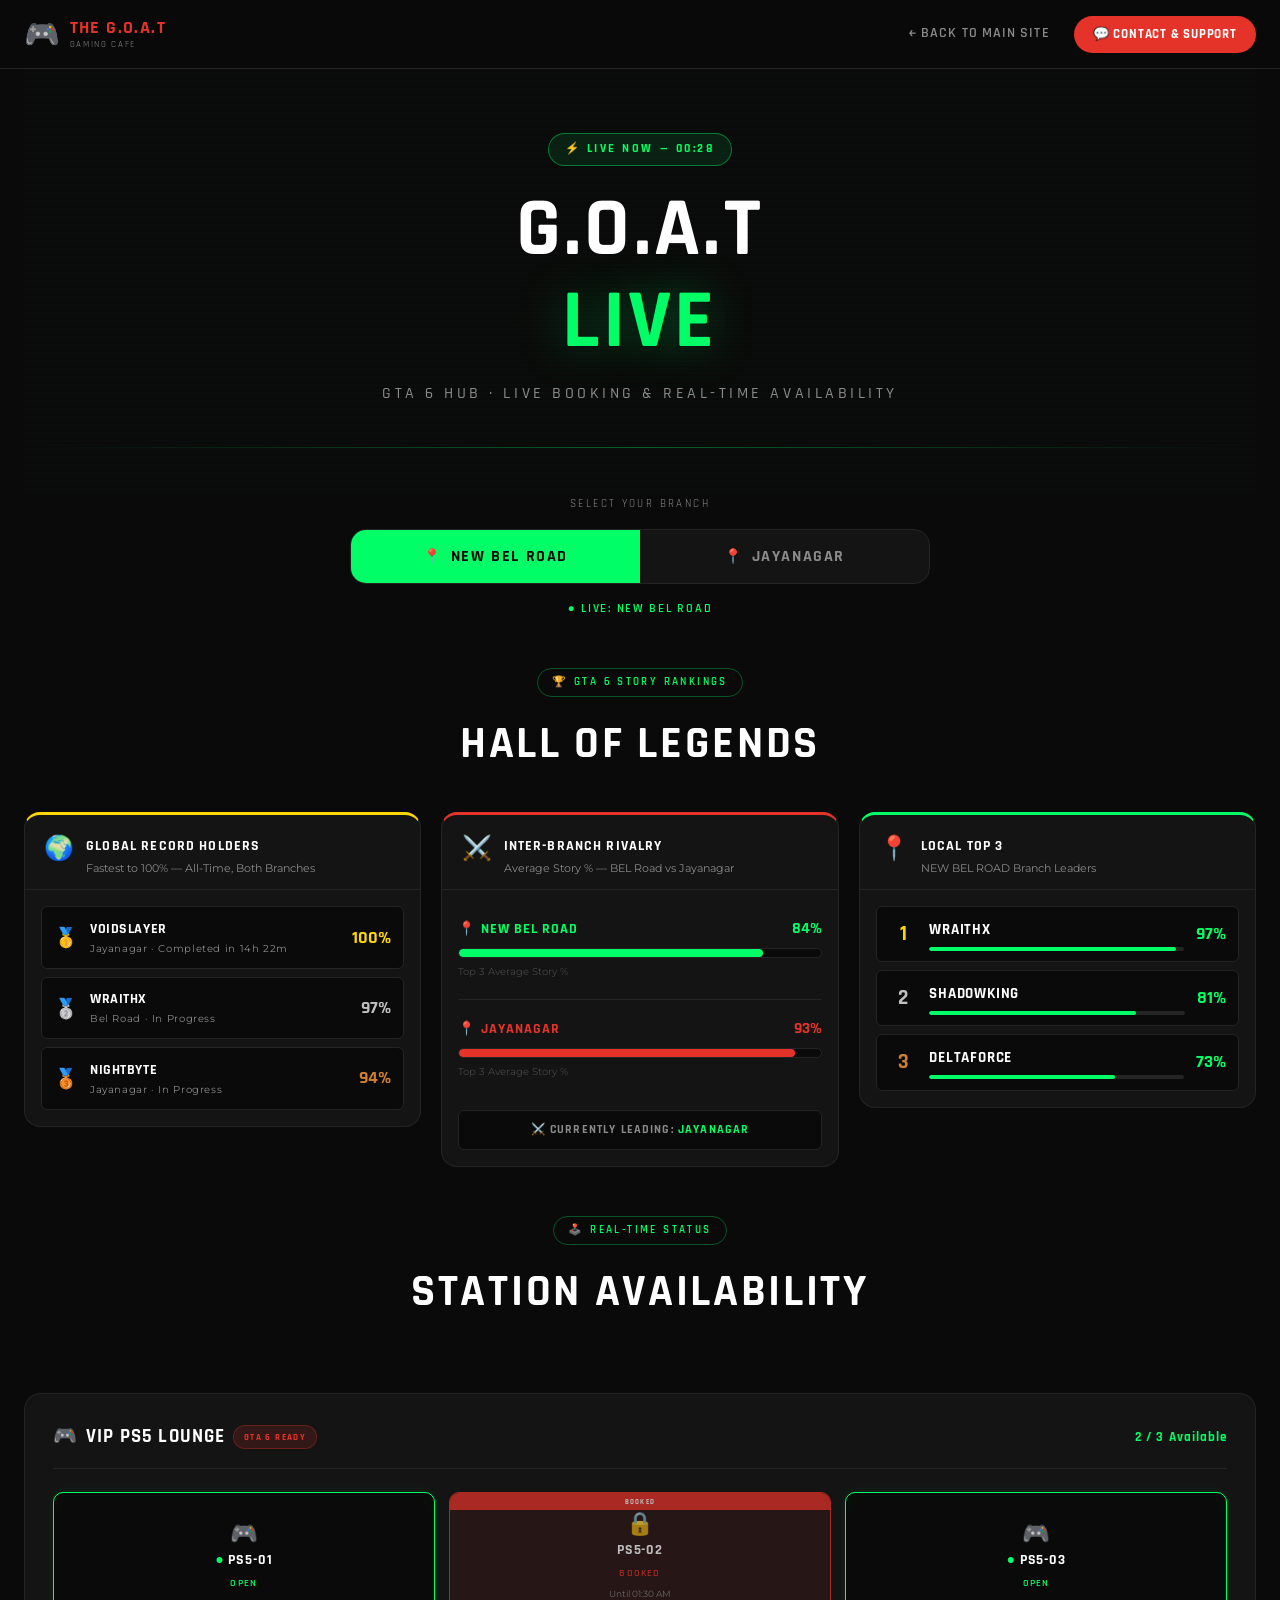
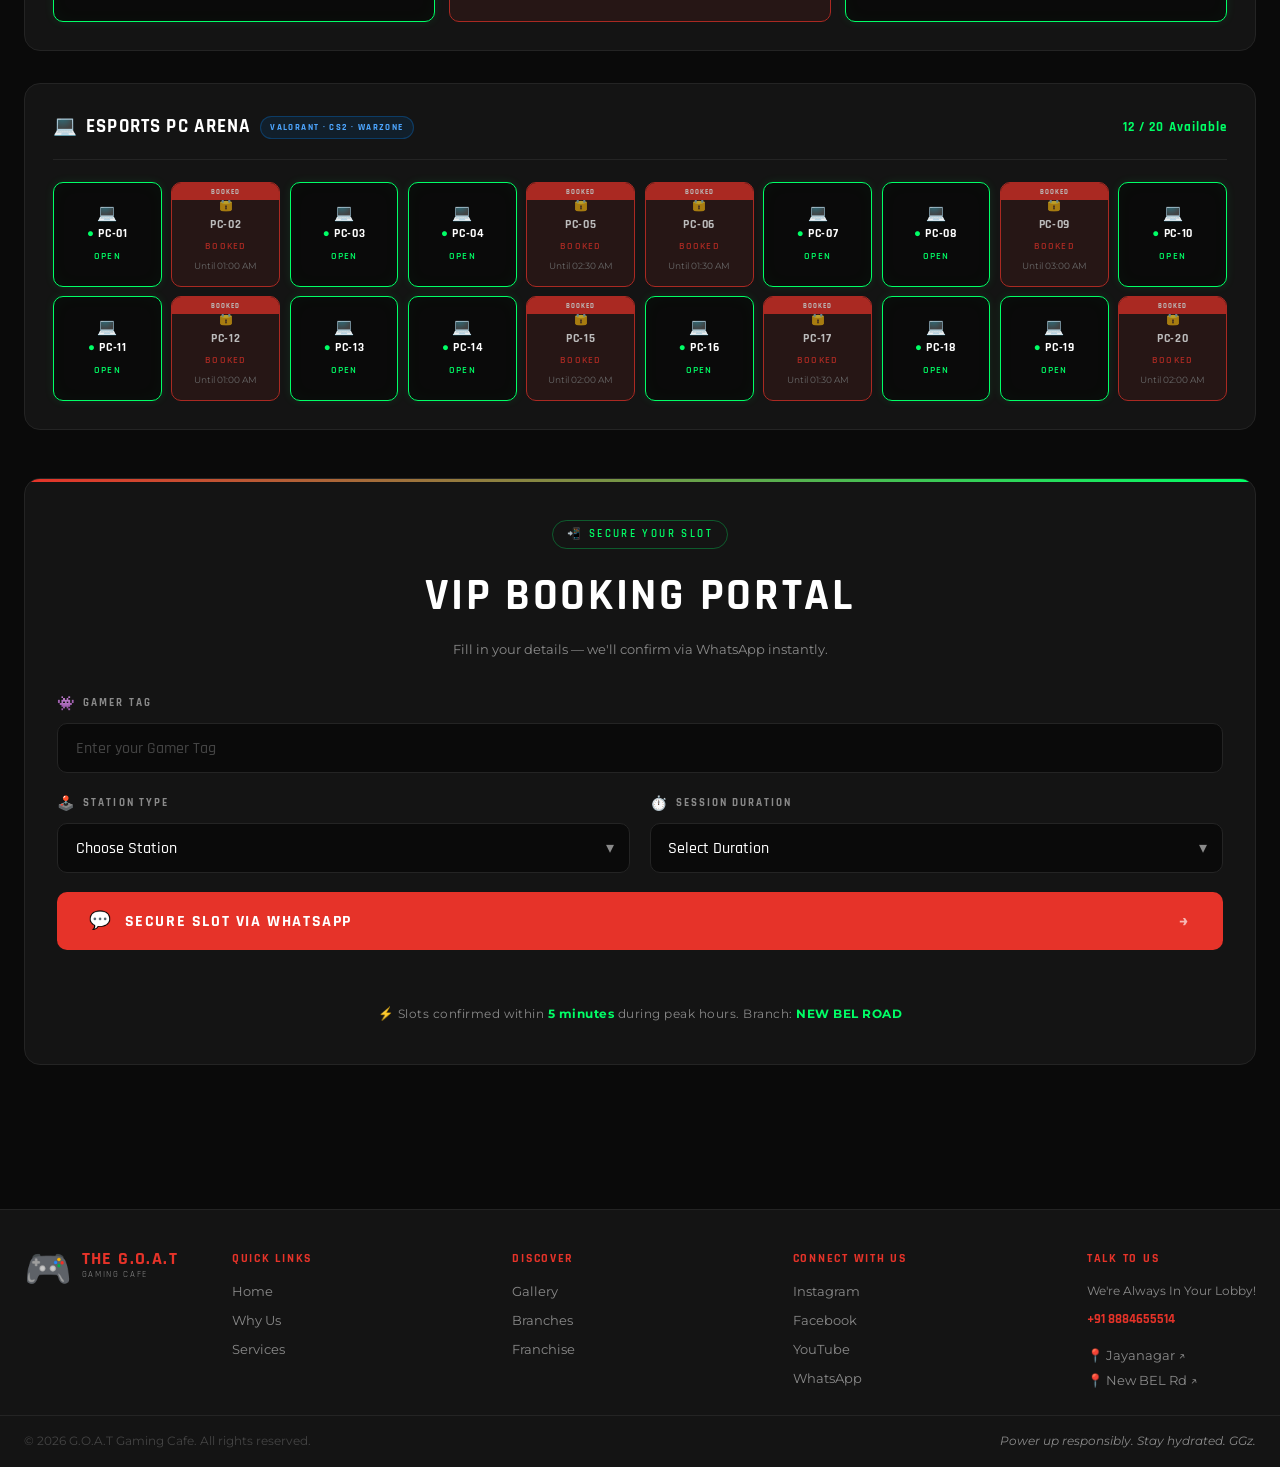
<file: index.html>
<!DOCTYPE html>
<html lang="en">
<head>
  <meta charset="UTF-8" />
  <meta name="viewport" content="width=device-width, initial-scale=1.0" />
  <title>G.O.A.T LIVE: GTA 6 HUB — Live Booking & Availability</title>
  <link rel="preconnect" href="https://fonts.googleapis.com" />
  <link rel="preconnect" href="https://fonts.gstatic.com" crossorigin />
  <link href="https://fonts.googleapis.com/css2?family=Rajdhani:wght@400;500;600;700&family=Montserrat:wght@400;600;700;800;900&display=swap" rel="stylesheet" />
  <link rel="stylesheet" href="style.css" />
</head>
<body>

  <!-- ═══════════════ HEADER ═══════════════ -->
  <header class="goat-header">
    <div class="goat-header__inner">
      <a href="https://goatgamingcafe.in" class="goat-logo" aria-label="G.O.A.T Gaming Cafe Home">
        <span class="goat-logo__icon">🎮</span>
        <div class="goat-logo__text">
          <span class="goat-logo__brand">THE G.O.A.T</span>
          <span class="goat-logo__sub">GAMING CAFE</span>
        </div>
      </a>
      <nav class="goat-nav">
        <a href="https://goatgamingcafe.in" class="goat-nav__link">← Back to Main Site</a>
        <a href="https://wa.me/918884655514" target="_blank" rel="noopener noreferrer" class="goat-nav__cta">
          💬 Contact &amp; Support
        </a>
      </nav>
      <button class="goat-nav__burger" id="navBurger" aria-label="Open Menu">&#9776;</button>
    </div>
  </header>

  <!-- ═══════════════ MAIN DASHBOARD ═══════════════ -->
  <main class="goat-dashboard-container" id="publicContainer">

    <!-- ── HERO ── -->
    <section class="goat-hero">
      <div class="goat-hero__badge" id="liveBadge">⚡ LIVE NOW</div>
      <h1 class="goat-hero__title">
        G.O.A.T <span class="accent">LIVE</span>
      </h1>
      <p class="goat-hero__subtitle">GTA 6 HUB · LIVE BOOKING &amp; REAL-TIME AVAILABILITY</p>
      <div class="goat-hero__scan-line"></div>
    </section>

    <!-- ── BRANCH TOGGLE ── -->
    <section class="goat-section goat-branch-section">
      <div class="branch-toggle-wrapper">
        <span class="branch-toggle__label">SELECT YOUR BRANCH</span>
        <div class="branch-toggle" role="group" aria-label="Branch selector">
          <button class="branch-btn active" data-branch="belroad" aria-pressed="true">
            <span class="branch-btn__icon">📍</span>NEW BEL ROAD
          </button>
          <button class="branch-btn" data-branch="jayanagar" aria-pressed="false">
            <span class="branch-btn__icon">📍</span>JAYANAGAR
          </button>
        </div>
        <div class="branch-toggle__indicator">
          <span id="branchLiveLabel">● LIVE: NEW BEL ROAD</span>
        </div>
      </div>
    </section>

    <!-- ══════════════════════════════════════
         LEADERBOARD ZONE
    ══════════════════════════════════════ -->
    <section class="goat-section goat-leaderboard-zone">
      <div class="section-header">
        <div class="section-header__tag">🏆 GTA 6 STORY RANKINGS</div>
        <h2 class="section-header__title">HALL OF LEGENDS</h2>
      </div>

      <div class="leaderboard-triptych">

        <!-- A: GLOBAL RECORD HOLDERS -->
        <div class="lb-panel lb-panel--global">
          <div class="lb-panel__header">
            <span class="lb-panel__icon">🌍</span>
            <div>
              <h3 class="lb-panel__title">GLOBAL RECORD HOLDERS</h3>
              <p class="lb-panel__sub">Fastest to 100% — All-Time, Both Branches</p>
            </div>
          </div>
          <div class="lb-panel__body" id="globalRecordsList">
            <!-- Rendered by JS -->
          </div>
        </div>

        <!-- B: INTER-BRANCH RIVALRY -->
        <div class="lb-panel lb-panel--rivalry">
          <div class="lb-panel__header">
            <span class="lb-panel__icon">⚔️</span>
            <div>
              <h3 class="lb-panel__title">INTER-BRANCH RIVALRY</h3>
              <p class="lb-panel__sub">Average Story % — BEL Road vs Jayanagar</p>
            </div>
          </div>
          <div class="lb-panel__body" id="rivalryBars">
            <!-- Rendered by JS -->
          </div>
        </div>

        <!-- C: LOCAL BRANCH TOP 3 -->
        <div class="lb-panel lb-panel--local">
          <div class="lb-panel__header">
            <span class="lb-panel__icon">📍</span>
            <div>
              <h3 class="lb-panel__title">LOCAL TOP 3</h3>
              <p class="lb-panel__sub" id="localLbSub">NEW BEL ROAD Branch Leaders</p>
            </div>
          </div>
          <div class="lb-panel__body" id="localLeaderboard">
            <!-- Rendered by JS -->
          </div>
        </div>

      </div><!-- /.leaderboard-triptych -->
    </section>

    <!-- ── AVAILABILITY GRID ── -->
    <section class="goat-section goat-availability-section">
      <div class="section-header">
        <div class="section-header__tag">🕹️ REAL-TIME STATUS</div>
        <h2 class="section-header__title">STATION AVAILABILITY</h2>
      </div>

      <!-- Section A: PS5 (3 blocks) -->
      <div class="availability-block">
        <div class="availability-block__header">
          <h3 class="availability-block__title">
            <span>🎮</span>
            VIP PS5 LOUNGE
            <span class="availability-block__tag gta-tag">GTA 6 READY</span>
          </h3>
          <div class="availability-block__count" id="ps5AvailCount">— Available</div>
        </div>
        <div class="station-grid station-grid--ps5" id="ps5Grid"></div>
      </div>

      <!-- Section B: PC (20 blocks) -->
      <div class="availability-block">
        <div class="availability-block__header">
          <h3 class="availability-block__title">
            <span>💻</span>
            ESPORTS PC ARENA
            <span class="availability-block__tag pc-tag">Valorant · CS2 · Warzone</span>
          </h3>
          <div class="availability-block__count" id="pcAvailCount">— Available</div>
        </div>
        <div class="station-grid station-grid--pc" id="pcGrid"></div>
      </div>
    </section>

    <!-- ── VIP BOOKING FORM ── -->
    <section class="goat-section goat-booking-section">
      <div class="section-header">
        <div class="section-header__tag">📲 SECURE YOUR SLOT</div>
        <h2 class="section-header__title">VIP BOOKING PORTAL</h2>
        <p class="section-header__sub">Fill in your details — we'll confirm via WhatsApp instantly.</p>
      </div>

      <form class="booking-form" id="bookingForm" novalidate>
        <div class="form-grid">

          <div class="form-group form-group--full">
            <label class="form-label" for="gamerTag">
              <span class="form-label__icon">👾</span> GAMER TAG
            </label>
            <input class="form-input" type="text" id="gamerTag" name="gamerTag"
              placeholder="Enter your Gamer Tag" autocomplete="off" required />
          </div>

          <div class="form-group">
            <label class="form-label" for="stationType">
              <span class="form-label__icon">🕹️</span> STATION TYPE
            </label>
            <div class="select-wrapper">
              <select class="form-select" id="stationType" name="stationType" required>
                <option value="" disabled selected>Choose Station</option>
                <option value="PS5 VIP Lounge">PS5 VIP Lounge (GTA 6 Ready)</option>
                <option value="PC Esports Arena">PC Esports Arena</option>
              </select>
              <span class="select-arrow">▾</span>
            </div>
          </div>

          <div class="form-group">
            <label class="form-label" for="duration">
              <span class="form-label__icon">⏱️</span> SESSION DURATION
            </label>
            <div class="select-wrapper">
              <select class="form-select" id="duration" name="duration" required>
                <option value="" disabled selected>Select Duration</option>
                <option value="2 Hours">2 Hours</option>
                <option value="4 Hours">4 Hours</option>
                <option value="6 Hour Marathon">6 Hour Marathon 🔥</option>
              </select>
              <span class="select-arrow">▾</span>
            </div>
          </div>

          <div class="form-group form-group--full">
            <button class="form-submit" type="submit">
              <span class="form-submit__icon">💬</span>
              SECURE SLOT VIA WHATSAPP
              <span class="form-submit__arrow">→</span>
            </button>
          </div>

        </div>
        <div class="form-error" id="formError" role="alert" aria-live="polite"></div>
      </form>

      <p class="booking-note">
        ⚡ Slots confirmed within <strong>5 minutes</strong> during peak hours.
        Branch: <strong id="bookingBranchLabel">NEW BEL ROAD</strong>
      </p>
    </section>

  </main>

  <!-- ═══════════════ FOOTER ═══════════════ -->
  <footer class="goat-footer">
    <div class="goat-footer__inner">
      <div class="goat-footer__logo">
        <span class="goat-logo__icon large">🎮</span>
        <div class="goat-logo__text">
          <span class="goat-logo__brand">THE G.O.A.T</span>
          <span class="goat-logo__sub">GAMING CAFE</span>
        </div>
      </div>
      <div class="goat-footer__cols">
        <div class="goat-footer__col">
          <h4>Quick Links</h4>
          <a href="https://goatgamingcafe.in">Home</a>
          <a href="https://goatgamingcafe.in/#about">Why Us</a>
          <a href="https://goatgamingcafe.in/#services">Services</a>
        </div>
        <div class="goat-footer__col">
          <h4>Discover</h4>
          <a href="https://goatgamingcafe.in/#gallery">Gallery</a>
          <a href="https://goatgamingcafe.in/#branches">Branches</a>
          <a href="https://goatgamingcafe.in/#franchise">Franchise</a>
        </div>
        <div class="goat-footer__col">
          <h4>Connect With Us</h4>
          <a href="#">Instagram</a>
          <a href="#">Facebook</a>
          <a href="#">YouTube</a>
          <a href="https://wa.me/918884655514" target="_blank" rel="noopener">WhatsApp</a>
        </div>
        <div class="goat-footer__col goat-footer__contact">
          <h4>Talk To Us</h4>
          <p>We're Always In Your Lobby!</p>
          <a href="tel:+918884655514" class="goat-footer__phone">+91 8884655514</a>
          <div class="goat-footer__locations">
            <a href="#">📍 Jayanagar ↗</a>
            <a href="#">📍 New BEL Rd ↗</a>
          </div>
        </div>
      </div>
    </div>
    <div class="goat-footer__bottom">
      <span>© 2026 G.O.A.T Gaming Cafe. All rights reserved.</span>
      <span class="goat-footer__tagline">Power up responsibly. Stay hydrated. GGz.</span>
    </div>
  </footer>

  <script src="script.js"></script>
</body>
</html>
</file>
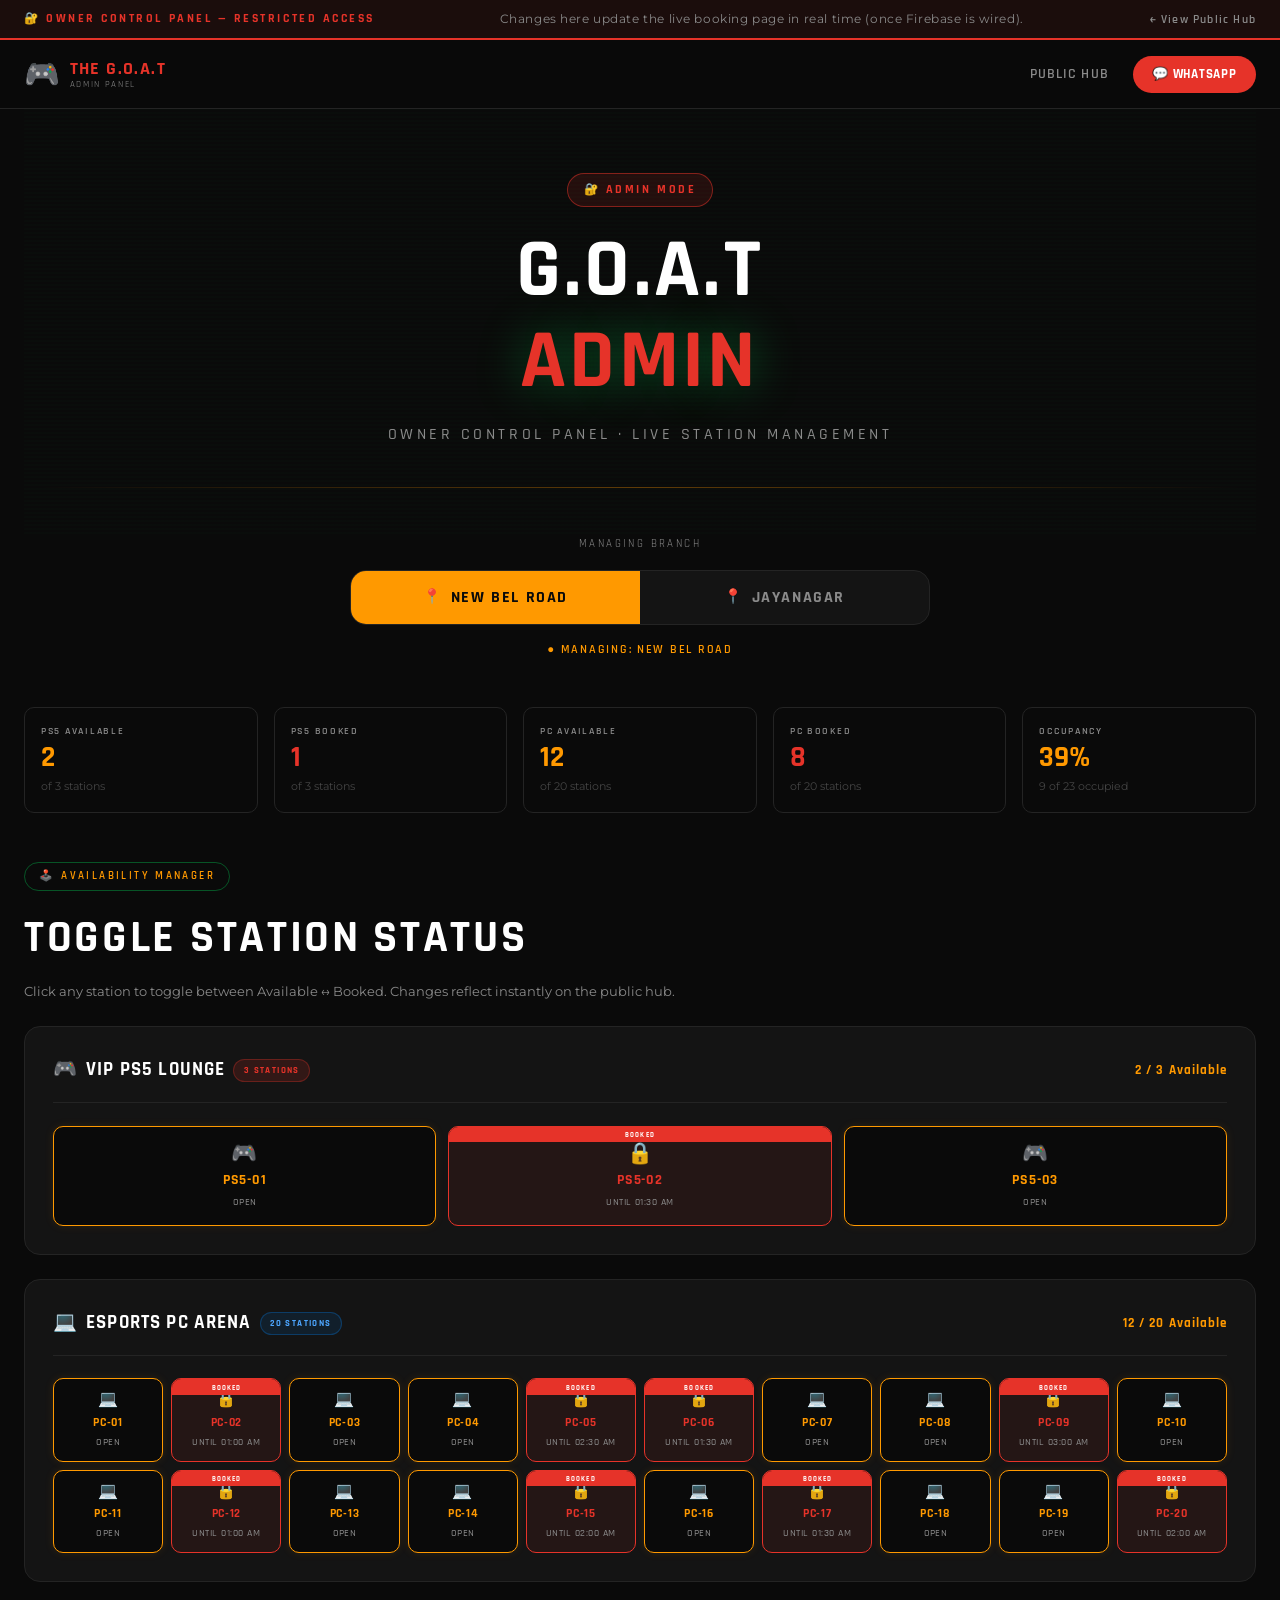
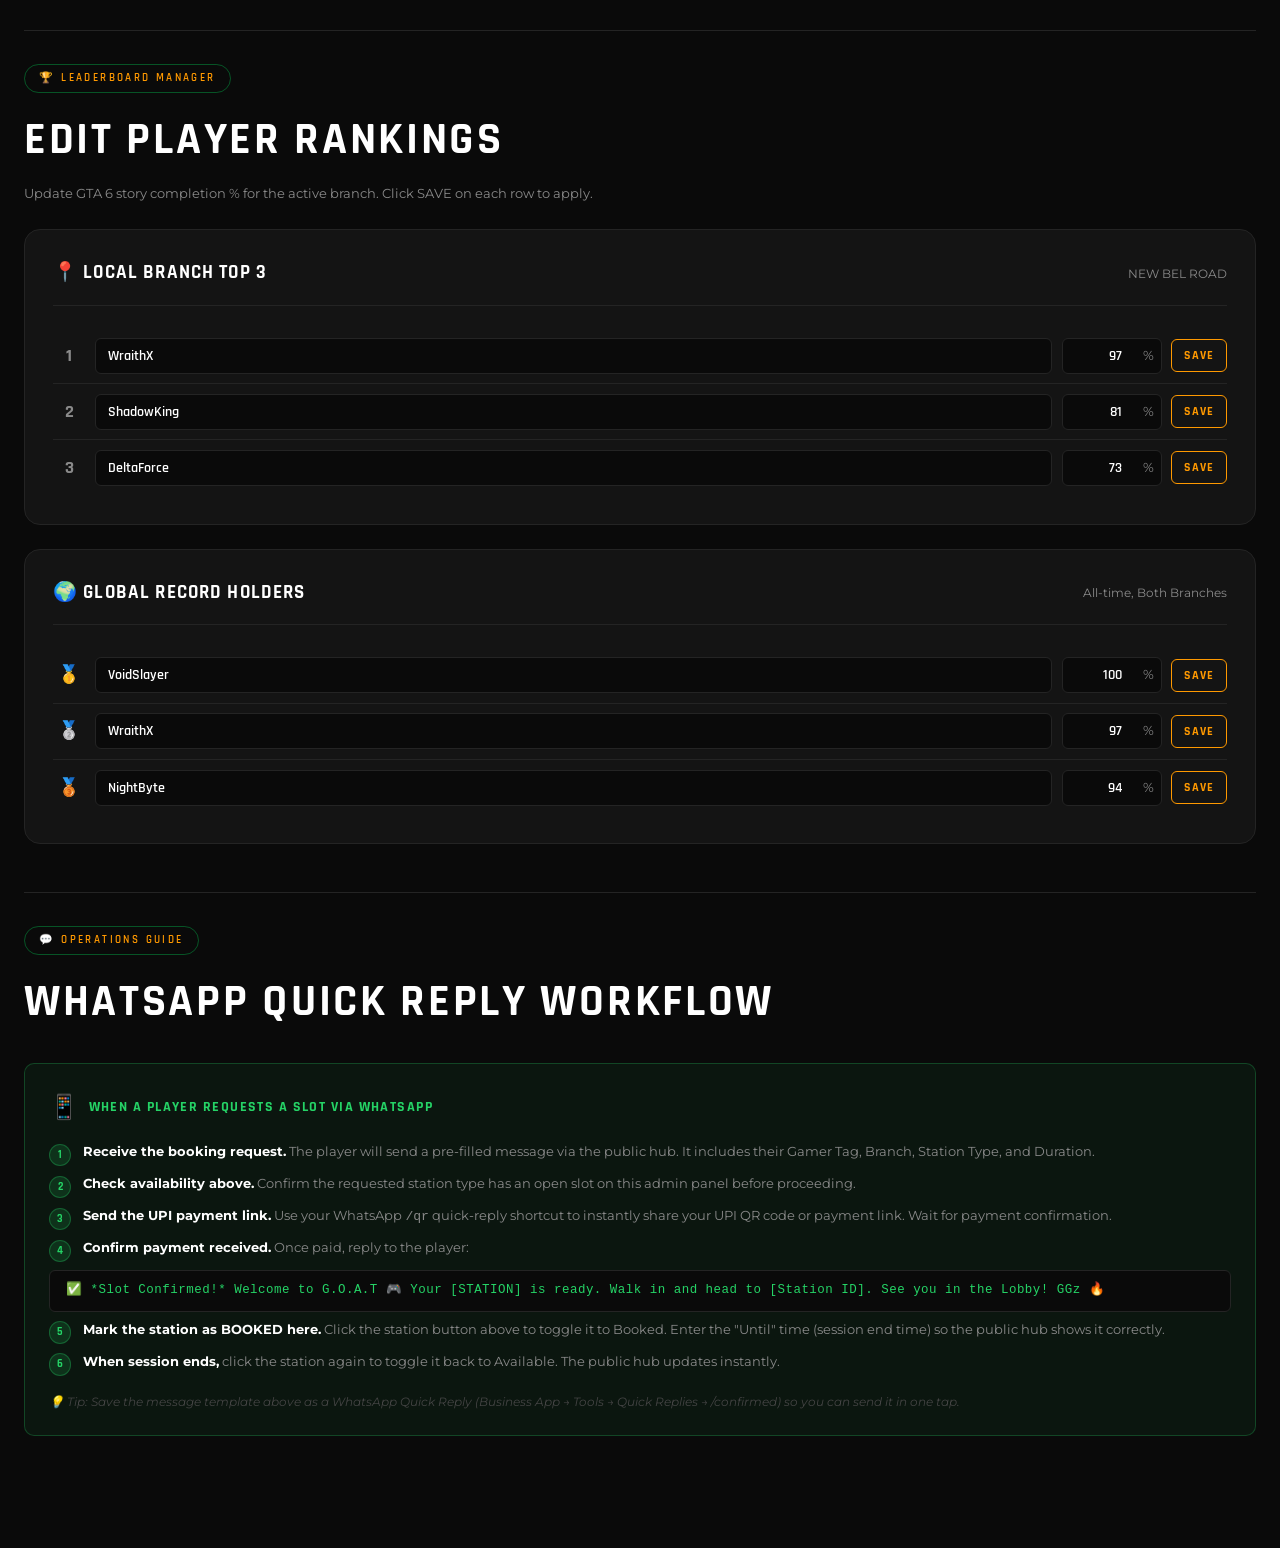
<file: admin.html>
<!DOCTYPE html>
<html lang="en">
<head>
  <meta charset="UTF-8" />
  <meta name="viewport" content="width=device-width, initial-scale=1.0" />
  <title>G.O.A.T ADMIN DASHBOARD — Owner Control Panel</title>
  <link rel="preconnect" href="https://fonts.googleapis.com" />
  <link rel="preconnect" href="https://fonts.gstatic.com" crossorigin />
  <link href="https://fonts.googleapis.com/css2?family=Rajdhani:wght@400;500;600;700&family=Montserrat:wght@400;600;700;800;900&display=swap" rel="stylesheet" />
  <link rel="stylesheet" href="style.css" />
  <style>
    /* ── Admin-only overrides ── */
    :root {
      --goat-accent: #ff9900; /* orange accent for admin — distinguishes it from public */
      --goat-border-glow: rgba(255, 153, 0, 0.3);
    }

    .admin-topbar {
      background: rgba(230, 51, 41, 0.08);
      border-bottom: 2px solid var(--goat-red);
      padding: 0.6rem 1.5rem;
      display: flex;
      align-items: center;
      justify-content: space-between;
      flex-wrap: wrap;
      gap: 0.5rem;
    }
    .admin-topbar__label {
      font-family: var(--font-display);
      font-weight: 700;
      font-size: 0.72rem;
      letter-spacing: 0.22em;
      text-transform: uppercase;
      color: var(--goat-red);
      display: flex;
      align-items: center;
      gap: 0.5rem;
    }
    .admin-topbar__warning {
      font-size: 0.72rem;
      color: var(--goat-text-muted);
      letter-spacing: 0.05em;
    }
    .admin-topbar__link {
      font-family: var(--font-display);
      font-size: 0.75rem;
      font-weight: 600;
      letter-spacing: 0.1em;
      color: var(--goat-text-muted);
    }
    .admin-topbar__link:hover { color: var(--goat-accent); }

    /* Admin hero */
    .admin-hero__title .accent { color: var(--goat-red); }
    .goat-hero__badge { background: rgba(230,51,41,0.12); border-color: rgba(230,51,41,0.5); color: var(--goat-red); }

    /* Station toggle buttons (admin) */
    .admin-station-grid {
      display: grid;
      gap: 0.75rem;
    }
    .admin-station-grid--ps5 { grid-template-columns: repeat(3, 1fr); }
    .admin-station-grid--pc  { grid-template-columns: repeat(auto-fill, minmax(100px, 1fr)); gap: 0.5rem; }

    .admin-station-btn {
      position: relative;
      display: flex;
      flex-direction: column;
      align-items: center;
      justify-content: center;
      gap: 0.4rem;
      padding: 1.1rem 0.5rem;
      border-radius: var(--radius-md);
      border: 1.5px solid;
      background: var(--goat-bg);
      cursor: pointer;
      font-family: var(--font-display);
      font-weight: 700;
      font-size: 0.85rem;
      letter-spacing: 0.06em;
      text-transform: uppercase;
      transition: transform 150ms ease, box-shadow 150ms ease;
      min-height: 95px;
      text-align: center;
      overflow: hidden;
      user-select: none;
    }
    .admin-station-grid--pc .admin-station-btn { min-height: 78px; font-size: 0.72rem; padding: 0.8rem 0.3rem; }

    .admin-station-btn.available {
      border-color: var(--goat-accent);
      color: var(--goat-accent);
      box-shadow: 0 0 10px rgba(255,153,0,0.1);
    }
    .admin-station-btn.booked {
      border-color: var(--goat-red);
      color: var(--goat-red);
      background: rgba(230,51,41,0.08);
    }
    .admin-station-btn:hover {
      transform: translateY(-2px);
      box-shadow: 0 6px 18px rgba(0,0,0,0.4);
    }
    .admin-station-btn:active { transform: scale(0.97); }

    .admin-station-btn__icon  { font-size: 1.3rem; line-height: 1; }
    .admin-station-grid--pc .admin-station-btn__icon { font-size: 1rem; }
    .admin-station-btn__time  { font-size: 0.6rem; font-weight: 500; color: var(--goat-text-muted); letter-spacing: 0.05em; }

    /* Booked overlay ribbon */
    .admin-station-btn.booked::after {
      content: 'BOOKED';
      position: absolute;
      top: 0; left: 0; right: 0;
      font-size: 0.45rem;
      letter-spacing: 0.15em;
      text-align: center;
      padding: 0.2rem 0;
      background: var(--goat-red);
      color: white;
      font-weight: 800;
    }

    /* "Time until" inline input (shown when marking booked) */
    .time-modal-overlay {
      position: fixed;
      inset: 0;
      background: rgba(0,0,0,0.75);
      z-index: 2000;
      display: flex;
      align-items: center;
      justify-content: center;
      backdrop-filter: blur(6px);
      opacity: 0;
      pointer-events: none;
      transition: opacity 200ms ease;
    }
    .time-modal-overlay.open { opacity: 1; pointer-events: all; }

    .time-modal {
      background: var(--goat-surface);
      border: 1px solid var(--goat-border);
      border-radius: var(--radius-lg);
      padding: 2rem;
      max-width: 360px;
      width: calc(100% - 2rem);
      display: flex;
      flex-direction: column;
      gap: 1rem;
    }
    .time-modal h4 {
      font-family: var(--font-display);
      font-weight: 700;
      font-size: 1rem;
      letter-spacing: 0.08em;
      text-transform: uppercase;
      color: var(--goat-text);
    }
    .time-modal p { font-size: 0.82rem; color: var(--goat-text-muted); }
    .time-modal__actions { display: flex; gap: 0.75rem; }
    .time-modal__btn {
      flex: 1;
      padding: 0.75rem;
      border-radius: var(--radius-md);
      border: none;
      font-family: var(--font-display);
      font-weight: 700;
      font-size: 0.85rem;
      letter-spacing: 0.08em;
      text-transform: uppercase;
      cursor: pointer;
      transition: opacity 150ms ease, transform 150ms ease;
    }
    .time-modal__btn:hover { opacity: 0.85; transform: translateY(-1px); }
    .time-modal__btn--confirm { background: var(--goat-red); color: white; }
    .time-modal__btn--cancel  { background: var(--goat-surface-2); color: var(--goat-text-muted); }

    /* Leaderboard Editor */
    .lb-editor-row {
      display: grid;
      grid-template-columns: 2rem 1fr 100px auto;
      gap: 0.6rem;
      align-items: center;
      padding: 0.6rem 0;
      border-bottom: 1px solid var(--goat-border);
    }
    .lb-editor-row:last-child { border-bottom: none; }
    .lb-editor-row__rank {
      font-family: var(--font-display);
      font-weight: 700;
      font-size: 1.1rem;
      color: var(--goat-text-muted);
      text-align: center;
    }
    .lb-editor__input {
      background: var(--goat-bg);
      border: 1px solid var(--goat-border);
      border-radius: var(--radius-sm);
      color: var(--goat-text);
      font-family: var(--font-display);
      font-size: 0.9rem;
      font-weight: 600;
      padding: 0.5rem 0.75rem;
      outline: none;
      transition: border-color 150ms;
      width: 100%;
    }
    .lb-editor__input:focus { border-color: var(--goat-accent); }
    .lb-editor__pct-wrap { position: relative; }
    .lb-editor__pct-wrap input { padding-right: 1.5rem; text-align: right; }
    .lb-editor__pct-symbol {
      position: absolute;
      right: 0.5rem;
      top: 50%;
      transform: translateY(-50%);
      color: var(--goat-text-muted);
      font-size: 0.8rem;
      pointer-events: none;
    }
    .lb-editor__save-btn {
      padding: 0.5rem 0.75rem;
      border: 1px solid var(--goat-accent);
      background: transparent;
      color: var(--goat-accent);
      border-radius: var(--radius-sm);
      font-family: var(--font-display);
      font-weight: 700;
      font-size: 0.72rem;
      letter-spacing: 0.1em;
      text-transform: uppercase;
      cursor: pointer;
      transition: background 150ms, color 150ms;
      white-space: nowrap;
    }
    .lb-editor__save-btn:hover { background: var(--goat-accent); color: var(--goat-bg); }
    .lb-editor__save-btn.saved { background: var(--goat-accent); color: var(--goat-bg); }

    /* WhatsApp quick-reply guide */
    .wa-guide {
      background: rgba(37, 211, 102, 0.06);
      border: 1px solid rgba(37, 211, 102, 0.25);
      border-radius: var(--radius-md);
      padding: 1.5rem;
      display: flex;
      flex-direction: column;
      gap: 1rem;
    }
    .wa-guide__header {
      display: flex;
      align-items: center;
      gap: 0.6rem;
    }
    .wa-guide__icon { font-size: 1.5rem; }
    .wa-guide__title {
      font-family: var(--font-display);
      font-weight: 700;
      font-size: 0.9rem;
      letter-spacing: 0.1em;
      text-transform: uppercase;
      color: #25D366;
    }
    .wa-guide__steps { display: flex; flex-direction: column; gap: 0.5rem; }
    .wa-guide__step {
      display: flex;
      gap: 0.75rem;
      align-items: flex-start;
      font-size: 0.82rem;
      color: var(--goat-text-muted);
      line-height: 1.5;
    }
    .wa-guide__step-num {
      flex-shrink: 0;
      width: 1.4rem;
      height: 1.4rem;
      border-radius: 50%;
      background: rgba(37, 211, 102, 0.15);
      border: 1px solid rgba(37, 211, 102, 0.3);
      color: #25D366;
      font-family: var(--font-display);
      font-weight: 700;
      font-size: 0.7rem;
      display: flex;
      align-items: center;
      justify-content: center;
      margin-top: 0.1rem;
    }
    .wa-guide__step strong { color: var(--goat-text); }
    .wa-guide__code {
      background: var(--goat-bg);
      border: 1px solid var(--goat-border);
      border-radius: var(--radius-sm);
      padding: 0.6rem 1rem;
      font-family: 'Courier New', monospace;
      font-size: 0.78rem;
      color: #25D366;
      letter-spacing: 0.04em;
      word-break: break-all;
    }
    .wa-guide__note {
      font-size: 0.75rem;
      color: var(--goat-text-dim);
      font-style: italic;
    }

    /* Stats summary bar */
    .admin-stats-bar {
      display: grid;
      grid-template-columns: repeat(auto-fit, minmax(140px, 1fr));
      gap: 1rem;
      margin-bottom: 1.5rem;
    }
    .admin-stat-card {
      background: var(--goat-bg);
      border: 1px solid var(--goat-border);
      border-radius: var(--radius-md);
      padding: 1rem;
      display: flex;
      flex-direction: column;
      gap: 0.3rem;
    }
    .admin-stat-card__label {
      font-family: var(--font-display);
      font-size: 0.6rem;
      font-weight: 600;
      letter-spacing: 0.18em;
      text-transform: uppercase;
      color: var(--goat-text-muted);
    }
    .admin-stat-card__value {
      font-family: var(--font-display);
      font-weight: 700;
      font-size: 1.8rem;
      line-height: 1;
    }
    .admin-stat-card__value.avail { color: var(--goat-accent); }
    .admin-stat-card__value.booked-v { color: var(--goat-red); }
    .admin-stat-card__sub { font-size: 0.7rem; color: var(--goat-text-dim); }

    /* Toast notification */
    .admin-toast {
      position: fixed;
      bottom: 1.5rem;
      right: 1.5rem;
      background: var(--goat-surface);
      border: 1px solid var(--goat-accent);
      border-radius: var(--radius-md);
      padding: 0.9rem 1.4rem;
      font-family: var(--font-display);
      font-weight: 600;
      font-size: 0.85rem;
      color: var(--goat-accent);
      letter-spacing: 0.06em;
      z-index: 3000;
      box-shadow: 0 8px 24px rgba(0,0,0,0.5);
      transform: translateY(100px);
      opacity: 0;
      transition: transform 300ms ease, opacity 300ms ease;
      pointer-events: none;
    }
    .admin-toast.show { transform: translateY(0); opacity: 1; }

    /* Section divider */
    .admin-divider {
      border: none;
      height: 1px;
      background: var(--goat-border);
      margin: 2rem 0;
    }

    @media (max-width: 600px) {
      .admin-station-grid--ps5 { grid-template-columns: repeat(3, 1fr); }
      .lb-editor-row { grid-template-columns: 2rem 1fr; row-gap: 0.4rem; }
      .lb-editor-row__pct,
      .lb-editor-row__action { grid-column: 2 / -1; }
    }
  </style>
</head>
<body>

  <!-- ── Admin warning topbar ── -->
  <div class="admin-topbar">
    <span class="admin-topbar__label">🔐 OWNER CONTROL PANEL — RESTRICTED ACCESS</span>
    <span class="admin-topbar__warning">Changes here update the live booking page in real time (once Firebase is wired).</span>
    <a href="index.html" class="admin-topbar__link">← View Public Hub</a>
  </div>

  <!-- ── Admin Header ── -->
  <header class="goat-header">
    <div class="goat-header__inner">
      <div class="goat-logo">
        <span class="goat-logo__icon">🎮</span>
        <div class="goat-logo__text">
          <span class="goat-logo__brand">THE G.O.A.T</span>
          <span class="goat-logo__sub">ADMIN PANEL</span>
        </div>
      </div>
      <nav class="goat-nav">
        <a href="index.html" class="goat-nav__link">Public Hub</a>
        <a href="https://wa.me/918884655514" target="_blank" rel="noopener" class="goat-nav__cta">💬 WhatsApp</a>
      </nav>
    </div>
  </header>

  <!-- ── Admin Dashboard ── -->
  <main class="goat-dashboard-container" id="adminContainer">

    <!-- HERO -->
    <section class="goat-hero admin-hero">
      <div class="goat-hero__badge">🔐 ADMIN MODE</div>
      <h1 class="goat-hero__title admin-hero__title">
        G.O.A.T <span class="accent" style="color: var(--goat-red);">ADMIN</span>
      </h1>
      <p class="goat-hero__subtitle">OWNER CONTROL PANEL · LIVE STATION MANAGEMENT</p>
      <div class="goat-hero__scan-line"></div>
    </section>

    <!-- BRANCH TOGGLE -->
    <section class="goat-section goat-branch-section">
      <div class="branch-toggle-wrapper">
        <span class="branch-toggle__label">MANAGING BRANCH</span>
        <div class="branch-toggle" role="group" aria-label="Admin branch selector">
          <button class="branch-btn active" data-branch="belroad" aria-pressed="true">
            <span class="branch-btn__icon">📍</span>NEW BEL ROAD
          </button>
          <button class="branch-btn" data-branch="jayanagar" aria-pressed="false">
            <span class="branch-btn__icon">📍</span>JAYANAGAR
          </button>
        </div>
        <div class="branch-toggle__indicator">
          <span id="adminBranchLabel">● MANAGING: NEW BEL ROAD</span>
        </div>
      </div>
    </section>

    <!-- STATS SUMMARY BAR -->
    <section class="goat-section">
      <div class="admin-stats-bar" id="adminStatsBar">
        <!-- Rendered by JS -->
      </div>
    </section>

    <!-- ══════════════════════════════════════
         AVAILABILITY MANAGER
    ══════════════════════════════════════ -->
    <section class="goat-section">
      <div class="section-header" style="text-align:left; margin-bottom:1.5rem;">
        <div class="section-header__tag">🕹️ AVAILABILITY MANAGER</div>
        <h2 class="section-header__title">TOGGLE STATION STATUS</h2>
        <p class="section-header__sub">Click any station to toggle between Available ↔ Booked. Changes reflect instantly on the public hub.</p>
      </div>

      <!-- PS5 Manager -->
      <div class="availability-block" style="margin-bottom: 1.5rem;">
        <div class="availability-block__header">
          <h3 class="availability-block__title">
            <span>🎮</span> VIP PS5 LOUNGE
            <span class="availability-block__tag gta-tag">3 STATIONS</span>
          </h3>
          <div class="availability-block__count" id="adminPs5Count">— Available</div>
        </div>
        <div class="admin-station-grid admin-station-grid--ps5" id="adminPs5Grid">
          <!-- Rendered by JS -->
        </div>
      </div>

      <!-- PC Manager -->
      <div class="availability-block">
        <div class="availability-block__header">
          <h3 class="availability-block__title">
            <span>💻</span> ESPORTS PC ARENA
            <span class="availability-block__tag pc-tag">20 STATIONS</span>
          </h3>
          <div class="availability-block__count" id="adminPcCount">— Available</div>
        </div>
        <div class="admin-station-grid admin-station-grid--pc" id="adminPcGrid">
          <!-- Rendered by JS -->
        </div>
      </div>
    </section>

    <hr class="admin-divider" />

    <!-- ══════════════════════════════════════
         LEADERBOARD MANAGER
    ══════════════════════════════════════ -->
    <section class="goat-section">
      <div class="section-header" style="text-align:left; margin-bottom:1.5rem;">
        <div class="section-header__tag">🏆 LEADERBOARD MANAGER</div>
        <h2 class="section-header__title">EDIT PLAYER RANKINGS</h2>
        <p class="section-header__sub">Update GTA 6 story completion % for the active branch. Click SAVE on each row to apply.</p>
      </div>

      <div class="availability-block">
        <div class="availability-block__header">
          <h3 class="availability-block__title">📍 Local Branch Top 3</h3>
          <span style="font-size:0.75rem; color:var(--goat-text-muted);" id="adminLbBranchLabel">NEW BEL ROAD</span>
        </div>
        <div id="adminLbEditor">
          <!-- Rendered by JS -->
        </div>
      </div>

      <div class="availability-block" style="margin-top:1.5rem;">
        <div class="availability-block__header">
          <h3 class="availability-block__title">🌍 Global Record Holders</h3>
          <span style="font-size:0.75rem; color:var(--goat-text-muted);">All-time, Both Branches</span>
        </div>
        <div id="adminGlobalLbEditor">
          <!-- Rendered by JS -->
        </div>
      </div>
    </section>

    <hr class="admin-divider" />

    <!-- ══════════════════════════════════════
         WHATSAPP QUICK REPLY GUIDE
    ══════════════════════════════════════ -->
    <section class="goat-section">
      <div class="section-header" style="text-align:left; margin-bottom:1.5rem;">
        <div class="section-header__tag">💬 OPERATIONS GUIDE</div>
        <h2 class="section-header__title">WHATSAPP QUICK REPLY WORKFLOW</h2>
      </div>

      <div class="wa-guide">
        <div class="wa-guide__header">
          <span class="wa-guide__icon">📱</span>
          <span class="wa-guide__title">When a Player Requests a Slot via WhatsApp</span>
        </div>
        <div class="wa-guide__steps">

          <div class="wa-guide__step">
            <span class="wa-guide__step-num">1</span>
            <span>
              <strong>Receive the booking request.</strong> The player will send a pre-filled message via the public hub. It includes their Gamer Tag, Branch, Station Type, and Duration.
            </span>
          </div>

          <div class="wa-guide__step">
            <span class="wa-guide__step-num">2</span>
            <span>
              <strong>Check availability above.</strong> Confirm the requested station type has an open slot on this admin panel before proceeding.
            </span>
          </div>

          <div class="wa-guide__step">
            <span class="wa-guide__step-num">3</span>
            <span>
              <strong>Send the UPI payment link.</strong> Use your WhatsApp <code>/qr</code> quick-reply shortcut to instantly share your UPI QR code or payment link. Wait for payment confirmation.
            </span>
          </div>

          <div class="wa-guide__step">
            <span class="wa-guide__step-num">4</span>
            <span>
              <strong>Confirm payment received.</strong> Once paid, reply to the player:
            </span>
          </div>
          <div class="wa-guide__code">
            ✅ *Slot Confirmed!* Welcome to G.O.A.T 🎮
Your [STATION] is ready. Walk in and head to [Station ID].
See you in the Lobby! GGz 🔥
          </div>

          <div class="wa-guide__step">
            <span class="wa-guide__step-num">5</span>
            <span>
              <strong>Mark the station as BOOKED here.</strong> Click the station button above to toggle it to Booked. Enter the "Until" time (session end time) so the public hub shows it correctly.
            </span>
          </div>

          <div class="wa-guide__step">
            <span class="wa-guide__step-num">6</span>
            <span>
              <strong>When session ends,</strong> click the station again to toggle it back to Available. The public hub updates instantly.
            </span>
          </div>

        </div>
        <p class="wa-guide__note">
          💡 Tip: Save the message template above as a WhatsApp Quick Reply (Business App → Tools → Quick Replies → /confirmed) so you can send it in one tap.
        </p>
      </div>
    </section>

  </main>

  <!-- Time Modal -->
  <div class="time-modal-overlay" id="timeModalOverlay" role="dialog" aria-modal="true" aria-labelledby="timeModalTitle">
    <div class="time-modal">
      <h4 id="timeModalTitle">📌 Mark Station as Booked</h4>
      <p>Enter the time this station will be free (e.g. 02:30 AM):</p>
      <input class="form-input" type="text" id="timeModalInput" placeholder="e.g. 02:30 AM" maxlength="10" />
      <div class="time-modal__actions">
        <button class="time-modal__btn time-modal__btn--cancel" id="timeModalCancel">Cancel</button>
        <button class="time-modal__btn time-modal__btn--confirm" id="timeModalConfirm">Mark Booked ✓</button>
      </div>
    </div>
  </div>

  <!-- Toast -->
  <div class="admin-toast" id="adminToast"></div>

  <script src="script.js"></script>
</body>
</html>
</file>
<file: style.css>
/* ═══════════════════════════════════════════════════════
   G.O.A.T GAMING CAFE — SHARED DESIGN SYSTEM
   style.css  |  Used by index.html AND admin.html
   ═══════════════════════════════════════════════════════ */

/* ── DESIGN TOKENS ── */
:root {
  --goat-bg:          #0a0a0a;
  --goat-surface:     #141414;
  --goat-surface-2:   #1c1c1c;
  --goat-accent:      #00ff66;
  --goat-accent-dim:  #00cc52;
  --goat-red:         #e63329;
  --goat-red-dim:     #b02820;
  --goat-text:        #ffffff;
  --goat-text-muted:  #8a8a8a;
  --goat-text-dim:    #444444;
  --goat-border:      #242424;
  --goat-border-glow: rgba(0,255,102,0.3);

  --color-available:  var(--goat-accent);
  --color-booked:     var(--goat-red);
  --color-booked-dim: rgba(230,51,41,0.12);

  --font-display: 'Rajdhani', 'Montserrat', sans-serif;
  --font-body:    'Montserrat', 'Rajdhani', sans-serif;

  --section-gap: 3rem;
  --radius-sm:   6px;
  --radius-md:   10px;
  --radius-lg:   16px;

  --transition-fast:   150ms ease;
  --transition-normal: 250ms ease;
}

/* ── RESET ── */
*, *::before, *::after { box-sizing: border-box; margin: 0; padding: 0; }

html { scroll-behavior: smooth; font-size: 16px; overflow-x: hidden; }

body {
  background-color: var(--goat-bg);
  color: var(--goat-text);
  font-family: var(--font-body);
  line-height: 1.6;
  overflow-x: hidden;
  -webkit-font-smoothing: antialiased;
}

.accent { color: var(--goat-accent); }
img { max-width: 100%; display: block; }
a   { color: var(--goat-text-muted); text-decoration: none; transition: color var(--transition-fast); }
a:hover { color: var(--goat-accent); }


/* ══════════════════════════════════════════
   HEADER
══════════════════════════════════════════ */
.goat-header {
  position: sticky;
  top: 0;
  z-index: 1000;
  background: rgba(10,10,10,0.94);
  backdrop-filter: blur(16px);
  -webkit-backdrop-filter: blur(16px);
  border-bottom: 1px solid var(--goat-border);
}
.goat-header__inner {
  max-width: 1300px;
  margin: 0 auto;
  padding: 0 1.5rem;
  height: 68px;
  display: flex;
  align-items: center;
  justify-content: space-between;
  gap: 1rem;
}

.goat-logo {
  display: flex;
  align-items: center;
  gap: 0.6rem;
  flex-shrink: 0;
  text-decoration: none;
}
.goat-logo__icon        { font-size: 1.8rem; line-height: 1; }
.goat-logo__icon.large  { font-size: 2.4rem; }
.goat-logo__text        { display: flex; flex-direction: column; line-height: 1.1; }
.goat-logo__brand       { font-family: var(--font-display); font-weight: 700; font-size: 1.1rem; letter-spacing: 0.08em; color: var(--goat-red); }
.goat-logo__sub         { font-family: var(--font-display); font-size: 0.58rem; letter-spacing: 0.18em; color: var(--goat-text-muted); text-transform: uppercase; }

.goat-nav { display: flex; align-items: center; gap: 1.5rem; }

.goat-nav__link {
  font-family: var(--font-display);
  font-weight: 600;
  font-size: 0.85rem;
  letter-spacing: 0.08em;
  text-transform: uppercase;
  color: var(--goat-text-muted);
  transition: color var(--transition-fast);
}
.goat-nav__link:hover { color: var(--goat-text); }

.goat-nav__cta {
  background: var(--goat-red);
  color: var(--goat-text);
  padding: 0.5rem 1.2rem;
  border-radius: 50px;
  font-family: var(--font-display);
  font-weight: 700;
  font-size: 0.82rem;
  letter-spacing: 0.06em;
  text-transform: uppercase;
  transition: background var(--transition-fast), transform var(--transition-fast);
  white-space: nowrap;
}
.goat-nav__cta:hover { background: var(--goat-red-dim); transform: translateY(-1px); color: var(--goat-text); }

.goat-nav__burger {
  display: none;
  background: none;
  border: 1px solid var(--goat-border);
  color: var(--goat-text);
  padding: 0.4rem 0.75rem;
  border-radius: var(--radius-sm);
  font-size: 1.2rem;
  cursor: pointer;
}


/* ══════════════════════════════════════════
   MAIN CONTAINER
══════════════════════════════════════════ */
.goat-dashboard-container {
  max-width: 1300px;
  margin: 0 auto;
  padding: 0 1.5rem 4rem;
}


/* ══════════════════════════════════════════
   HERO
══════════════════════════════════════════ */
.goat-hero {
  position: relative;
  text-align: center;
  padding: 4rem 1rem 3rem;
  overflow: hidden;
}
.goat-hero::before {
  content: '';
  position: absolute;
  inset: 0;
  background: repeating-linear-gradient(0deg, transparent, transparent 2px, rgba(0,255,102,0.012) 2px, rgba(0,255,102,0.012) 4px);
  pointer-events: none;
  z-index: 0;
}
.goat-hero__badge {
  display: inline-flex;
  align-items: center;
  gap: 0.4rem;
  background: rgba(0,255,102,0.09);
  border: 1px solid rgba(0,255,102,0.4);
  color: var(--goat-accent);
  font-family: var(--font-display);
  font-weight: 700;
  font-size: 0.72rem;
  letter-spacing: 0.22em;
  text-transform: uppercase;
  padding: 0.4rem 1rem;
  border-radius: 50px;
  margin-bottom: 1.2rem;
  position: relative;
  z-index: 1;
  animation: pulse-badge 2.4s ease-in-out infinite;
}
@keyframes pulse-badge {
  0%,100% { box-shadow: 0 0 0 0 rgba(0,255,102,0.35); }
  50%     { box-shadow: 0 0 0 7px rgba(0,255,102,0); }
}
.goat-hero__title {
  font-family: var(--font-display);
  font-weight: 700;
  font-size: clamp(2.4rem, 7vw, 5.2rem);
  letter-spacing: 0.04em;
  line-height: 1.1;
  text-transform: uppercase;
  position: relative;
  z-index: 1;
}
.goat-hero__title .accent {
  display: block;
  color: var(--goat-accent);
  text-shadow: 0 0 48px rgba(0,255,102,0.35);
}
.goat-hero__subtitle {
  font-family: var(--font-display);
  font-weight: 500;
  font-size: clamp(0.7rem, 1.8vw, 1rem);
  letter-spacing: 0.22em;
  color: var(--goat-text-muted);
  margin-top: 0.8rem;
  position: relative;
  z-index: 1;
  text-transform: uppercase;
}
.goat-hero__scan-line {
  width: 100%;
  height: 1px;
  background: linear-gradient(90deg, transparent, var(--goat-accent), transparent);
  margin-top: 2.5rem;
  opacity: 0.35;
}


/* ══════════════════════════════════════════
   GENERIC SECTION WRAPPER
══════════════════════════════════════════ */
.goat-section { margin-bottom: var(--section-gap); }

.section-header { text-align: center; margin-bottom: 2rem; }
.section-header__tag {
  display: inline-block;
  font-family: var(--font-display);
  font-weight: 600;
  font-size: 0.68rem;
  letter-spacing: 0.22em;
  text-transform: uppercase;
  color: var(--goat-accent);
  border: 1px solid rgba(0,255,102,0.3);
  padding: 0.3rem 0.9rem;
  border-radius: 50px;
  margin-bottom: 0.75rem;
}
.section-header__title {
  font-family: var(--font-display);
  font-weight: 700;
  font-size: clamp(1.6rem, 4vw, 2.8rem);
  letter-spacing: 0.06em;
  text-transform: uppercase;
}
.section-header__sub { margin-top: 0.4rem; font-size: 0.84rem; color: var(--goat-text-muted); }
.section-header__rivalry { margin-top: 0.4rem; font-size: 0.82rem; color: var(--goat-text-muted); letter-spacing: 0.08em; }


/* ══════════════════════════════════════════
   BRANCH TOGGLE
══════════════════════════════════════════ */
.goat-branch-section { display: flex; justify-content: center; }
.branch-toggle-wrapper {
  display: flex;
  flex-direction: column;
  align-items: center;
  gap: 1rem;
  width: 100%;
  max-width: 580px;
}
.branch-toggle__label {
  font-family: var(--font-display);
  font-size: 0.68rem;
  letter-spacing: 0.22em;
  text-transform: uppercase;
  color: var(--goat-text-muted);
}
.branch-toggle {
  display: flex;
  background: var(--goat-surface);
  border: 1px solid var(--goat-border);
  border-radius: var(--radius-lg);
  overflow: hidden;
  width: 100%;
}
.branch-btn {
  flex: 1;
  display: flex;
  align-items: center;
  justify-content: center;
  gap: 0.5rem;
  padding: 1rem 1.5rem;
  background: transparent;
  border: none;
  font-family: var(--font-display);
  font-weight: 700;
  font-size: clamp(0.82rem, 2vw, 1rem);
  letter-spacing: 0.1em;
  text-transform: uppercase;
  color: var(--goat-text-muted);
  cursor: pointer;
  transition: all var(--transition-normal);
}
.branch-btn.active  { color: var(--goat-bg); background: var(--goat-accent); }
.branch-btn:hover:not(.active) { color: var(--goat-text); background: var(--goat-surface-2); }
.branch-btn__icon { font-size: 0.9rem; }

.branch-toggle__indicator {
  font-family: var(--font-display);
  font-size: 0.72rem;
  letter-spacing: 0.15em;
  color: var(--goat-accent);
  font-weight: 600;
  animation: blink 2.5s step-end infinite;
}
@keyframes blink { 0%,100%{opacity:1;} 50%{opacity:0.4;} }


/* ══════════════════════════════════════════
   LEADERBOARD TRIPTYCH (Public)
══════════════════════════════════════════ */
.goat-leaderboard-zone {
  /* outer wrapper for all 3 panels */
}
.leaderboard-triptych {
  display: grid;
  grid-template-columns: repeat(3, 1fr);
  gap: 1.25rem;
  align-items: start;
}

/* Panel base */
.lb-panel {
  background: var(--goat-surface);
  border: 1px solid var(--goat-border);
  border-radius: var(--radius-lg);
  overflow: hidden;
  display: flex;
  flex-direction: column;
}
.lb-panel--global { border-top: 3px solid #FFD700; }
.lb-panel--rivalry { border-top: 3px solid var(--goat-red); }
.lb-panel--local   { border-top: 3px solid var(--goat-accent); }

.lb-panel__header {
  display: flex;
  align-items: flex-start;
  gap: 0.75rem;
  padding: 1.2rem 1.2rem 0.8rem;
  border-bottom: 1px solid var(--goat-border);
}
.lb-panel__icon { font-size: 1.5rem; line-height: 1; flex-shrink: 0; margin-top: 0.1rem; }
.lb-panel__title {
  font-family: var(--font-display);
  font-weight: 700;
  font-size: 0.9rem;
  letter-spacing: 0.08em;
  text-transform: uppercase;
  color: var(--goat-text);
}
.lb-panel__sub {
  font-size: 0.7rem;
  color: var(--goat-text-muted);
  margin-top: 0.2rem;
  line-height: 1.4;
}
.lb-panel__body { padding: 1rem; display: flex; flex-direction: column; gap: 0.5rem; flex: 1; }

/* Global Record Holders rows */
.global-record-row {
  display: flex;
  align-items: center;
  gap: 0.75rem;
  padding: 0.65rem 0.75rem;
  background: var(--goat-bg);
  border-radius: var(--radius-sm);
  border: 1px solid var(--goat-border);
}
.global-record-row__medal { font-size: 1.2rem; flex-shrink: 0; }
.global-record-row__info  { flex: 1; min-width: 0; }
.global-record-row__name  {
  font-family: var(--font-display);
  font-weight: 700;
  font-size: 0.9rem;
  letter-spacing: 0.04em;
  text-transform: uppercase;
  white-space: nowrap;
  overflow: hidden;
  text-overflow: ellipsis;
}
.global-record-row__meta  { font-size: 0.65rem; color: var(--goat-text-muted); letter-spacing: 0.06em; }
.global-record-row__pct   { font-family: var(--font-display); font-weight: 700; font-size: 1.1rem; flex-shrink: 0; }
.global-record-row:nth-child(1) .global-record-row__pct { color: #FFD700; }
.global-record-row:nth-child(2) .global-record-row__pct { color: #C0C0C0; }
.global-record-row:nth-child(3) .global-record-row__pct { color: #CD7F32; }

/* Rivalry Bars */
.rivalry-row { display: flex; flex-direction: column; gap: 0.4rem; padding: 0.6rem 0; }
.rivalry-row + .rivalry-row { border-top: 1px solid var(--goat-border); padding-top: 1rem; }
.rivalry-row__header { display: flex; justify-content: space-between; align-items: baseline; }
.rivalry-row__name {
  font-family: var(--font-display);
  font-weight: 700;
  font-size: 0.85rem;
  letter-spacing: 0.08em;
  text-transform: uppercase;
}
.rivalry-row__pct {
  font-family: var(--font-display);
  font-weight: 700;
  font-size: 1rem;
}
.rivalry-row--belroad  .rivalry-row__name,
.rivalry-row--belroad  .rivalry-row__pct { color: var(--goat-accent); }
.rivalry-row--jayanagar .rivalry-row__name,
.rivalry-row--jayanagar .rivalry-row__pct { color: var(--goat-red); }

.rivalry-bar-track {
  width: 100%;
  height: 10px;
  background: var(--goat-bg);
  border-radius: 50px;
  overflow: hidden;
  border: 1px solid var(--goat-border);
}
.rivalry-bar-fill {
  height: 100%;
  border-radius: 50px;
  transition: width 0.9s cubic-bezier(0.4,0,0.2,1);
}
.rivalry-row--belroad  .rivalry-bar-fill { background: var(--goat-accent); }
.rivalry-row--jayanagar .rivalry-bar-fill { background: var(--goat-red); }

.rivalry-row__sub { font-size: 0.65rem; color: var(--goat-text-dim); }

.rivalry-winner {
  margin-top: 0.75rem;
  padding: 0.6rem;
  background: var(--goat-bg);
  border-radius: var(--radius-sm);
  text-align: center;
  font-family: var(--font-display);
  font-weight: 700;
  font-size: 0.72rem;
  letter-spacing: 0.1em;
  text-transform: uppercase;
  color: var(--goat-text-muted);
  border: 1px solid var(--goat-border);
}
.rivalry-winner span { color: var(--goat-accent); }

/* Local Top 3 rows */
.local-lb-row {
  display: flex;
  align-items: center;
  gap: 0.75rem;
  padding: 0.65rem 0.75rem;
  background: var(--goat-bg);
  border-radius: var(--radius-sm);
  border: 1px solid var(--goat-border);
  transition: border-color var(--transition-fast);
}
.local-lb-row:hover { border-color: var(--goat-accent); }
.local-lb-row__rank {
  font-family: var(--font-display);
  font-weight: 900;
  font-size: 1.3rem;
  color: var(--goat-text-dim);
  width: 1.8rem;
  flex-shrink: 0;
  text-align: center;
}
.local-lb-row:nth-child(1) .local-lb-row__rank { color: #FFD700; }
.local-lb-row:nth-child(2) .local-lb-row__rank { color: #C0C0C0; }
.local-lb-row:nth-child(3) .local-lb-row__rank { color: #CD7F32; }

.local-lb-row__info { flex: 1; min-width: 0; }
.local-lb-row__name {
  font-family: var(--font-display);
  font-weight: 700;
  font-size: 0.95rem;
  letter-spacing: 0.05em;
  text-transform: uppercase;
  white-space: nowrap;
  overflow: hidden;
  text-overflow: ellipsis;
}
.local-lb-row__bar-wrap { width: 100%; height: 4px; background: var(--goat-border); border-radius: 2px; margin-top: 0.3rem; overflow: hidden; }
.local-lb-row__bar { height: 100%; background: var(--goat-accent); border-radius: 2px; transition: width 0.8s cubic-bezier(0.4,0,0.2,1); }
.local-lb-row__pct { font-family: var(--font-display); font-weight: 700; font-size: 1.1rem; color: var(--goat-accent); flex-shrink: 0; }


/* ══════════════════════════════════════════
   AVAILABILITY BLOCKS
══════════════════════════════════════════ */
.goat-availability-section { display: flex; flex-direction: column; gap: 2rem; }

.availability-block {
  background: var(--goat-surface);
  border: 1px solid var(--goat-border);
  border-radius: var(--radius-lg);
  padding: 1.75rem;
  overflow: hidden;
}
.availability-block__header {
  display: flex;
  align-items: center;
  justify-content: space-between;
  flex-wrap: wrap;
  gap: 0.75rem;
  margin-bottom: 1.4rem;
  padding-bottom: 1rem;
  border-bottom: 1px solid var(--goat-border);
}
.availability-block__title {
  font-family: var(--font-display);
  font-weight: 700;
  font-size: clamp(0.95rem, 2.2vw, 1.2rem);
  letter-spacing: 0.06em;
  text-transform: uppercase;
  display: flex;
  align-items: center;
  flex-wrap: wrap;
  gap: 0.5rem;
}
.availability-block__tag {
  font-size: 0.58rem;
  font-weight: 700;
  letter-spacing: 0.15em;
  text-transform: uppercase;
  padding: 0.2rem 0.6rem;
  border-radius: 50px;
}
.gta-tag  { background: rgba(230,51,41,0.14); color: var(--goat-red); border: 1px solid rgba(230,51,41,0.3); }
.pc-tag   { background: rgba(0,136,255,0.1);  color: #4da6ff;         border: 1px solid rgba(0,136,255,0.28); }
.availability-block__count {
  font-family: var(--font-display);
  font-weight: 700;
  font-size: 0.82rem;
  color: var(--goat-accent);
  letter-spacing: 0.08em;
  white-space: nowrap;
}

/* Station grids */
.station-grid { display: grid; gap: 0.9rem; }
.station-grid--ps5 { grid-template-columns: repeat(3, 1fr); }
.station-grid--pc  { grid-template-columns: repeat(auto-fill, minmax(100px, 1fr)); gap: 0.6rem; }

/* Station block (read-only, public) */
.station-block {
  position: relative;
  border-radius: var(--radius-md);
  border: 1.5px solid var(--goat-border);
  background: var(--goat-bg);
  display: flex;
  flex-direction: column;
  align-items: center;
  justify-content: center;
  gap: 0.3rem;
  padding: 1.2rem 0.5rem;
  transition: transform var(--transition-fast), border-color var(--transition-fast), box-shadow var(--transition-fast);
  cursor: default;
  overflow: hidden;
  text-align: center;
  min-height: 110px;
}
.station-grid--pc .station-block { padding: 0.75rem 0.4rem; min-height: 80px; }

.station-block.available {
  border-color: var(--goat-accent);
  box-shadow: 0 0 10px rgba(0,255,102,0.1), inset 0 0 18px rgba(0,255,102,0.03);
}
.station-block.available:hover { transform: translateY(-2px); box-shadow: 0 4px 18px rgba(0,255,102,0.18); }

.station-block.booked {
  border-color: var(--goat-red);
  background: var(--color-booked-dim);
  opacity: 0.72;
}
.station-block.booked::after {
  content: 'BOOKED';
  position: absolute;
  top: 0; left: 0; right: 0;
  font-size: 0.44rem;
  font-weight: 800;
  font-family: var(--font-display);
  letter-spacing: 0.15em;
  text-align: center;
  padding: 0.18rem 0;
  background: var(--goat-red);
  color: white;
  text-transform: uppercase;
}

.station-block__icon   { font-size: 1.4rem; line-height: 1; }
.station-grid--pc .station-block__icon { font-size: 1rem; }

.station-block__id {
  font-family: var(--font-display);
  font-weight: 700;
  font-size: 0.88rem;
  letter-spacing: 0.06em;
}
.station-grid--pc .station-block__id { font-size: 0.72rem; }

/* Pulse dot on available */
.station-block.available .station-block__id::before {
  content: '● ';
  color: var(--goat-accent);
  animation: dot-pulse 1.6s ease-in-out infinite;
}
@keyframes dot-pulse { 0%,100%{opacity:1;} 50%{opacity:0.25;} }

.station-block__status {
  font-family: var(--font-display);
  font-weight: 600;
  font-size: 0.62rem;
  letter-spacing: 0.12em;
  text-transform: uppercase;
}
.station-block.available .station-block__status { color: var(--goat-accent); }
.station-block.booked    .station-block__status { color: var(--goat-red); }

.station-block__time { font-size: 0.58rem; color: var(--goat-text-muted); }
.station-grid--pc .station-block__time { font-size: 0.54rem; }


/* ══════════════════════════════════════════
   BOOKING FORM
══════════════════════════════════════════ */
.goat-booking-section {
  background: var(--goat-surface);
  border: 1px solid var(--goat-border);
  border-radius: var(--radius-lg);
  padding: 2.5rem 2rem;
  position: relative;
  overflow: hidden;
}
.goat-booking-section::before {
  content: '';
  position: absolute;
  top: 0; left: 0; right: 0;
  height: 3px;
  background: linear-gradient(90deg, var(--goat-red), var(--goat-accent), var(--goat-red));
  background-size: 200% 100%;
  animation: shimmer 3.5s linear infinite;
}
@keyframes shimmer { 0%{background-position:-200% 0;} 100%{background-position:200% 0;} }

.booking-form { margin-top: 1.5rem; }

.form-grid {
  display: grid;
  grid-template-columns: 1fr 1fr;
  gap: 1.2rem;
}
.form-group { display: flex; flex-direction: column; gap: 0.5rem; }
.form-group--full { grid-column: 1 / -1; }

.form-label {
  font-family: var(--font-display);
  font-weight: 700;
  font-size: 0.7rem;
  letter-spacing: 0.18em;
  text-transform: uppercase;
  color: var(--goat-text-muted);
  display: flex;
  align-items: center;
  gap: 0.4rem;
}
.form-label__icon { font-size: 0.88rem; }

.form-input,
.form-select {
  width: 100%;
  background: var(--goat-bg);
  border: 1px solid var(--goat-border);
  border-radius: var(--radius-md);
  color: var(--goat-text);
  font-family: var(--font-display);
  font-weight: 500;
  font-size: 1rem;
  padding: 0.85rem 1.1rem;
  outline: none;
  transition: border-color var(--transition-fast), box-shadow var(--transition-fast);
  -webkit-appearance: none;
  appearance: none;
}
.form-input::placeholder { color: var(--goat-text-dim); }
.form-input:focus,
.form-select:focus {
  border-color: var(--goat-accent);
  box-shadow: 0 0 0 3px rgba(0,255,102,0.1);
}
.form-input.error,
.form-select.error {
  border-color: var(--goat-red);
  box-shadow: 0 0 0 3px rgba(230,51,41,0.12);
}
.form-select option { background: var(--goat-surface); color: var(--goat-text); }

.select-wrapper { position: relative; }
.select-wrapper .form-select { padding-right: 2.5rem; }
.select-arrow {
  position: absolute; right: 1rem; top: 50%;
  transform: translateY(-50%);
  pointer-events: none;
  color: var(--goat-text-muted);
  font-size: 1rem;
}

.form-submit {
  width: 100%;
  display: flex;
  align-items: center;
  justify-content: center;
  gap: 0.75rem;
  padding: 1.1rem 2rem;
  background: var(--goat-red);
  color: white;
  border: none;
  border-radius: var(--radius-md);
  font-family: var(--font-display);
  font-weight: 700;
  font-size: 1rem;
  letter-spacing: 0.1em;
  text-transform: uppercase;
  cursor: pointer;
  transition: background var(--transition-normal), transform var(--transition-fast), box-shadow var(--transition-normal);
  position: relative;
  overflow: hidden;
}
.form-submit::before {
  content: '';
  position: absolute;
  inset: 0;
  background: rgba(255,255,255,0.07);
  transform: translateX(-100%);
  transition: transform 0.4s ease;
}
.form-submit:hover::before { transform: translateX(0); }
.form-submit:hover {
  background: var(--goat-red-dim);
  transform: translateY(-2px);
  box-shadow: 0 8px 24px rgba(230,51,41,0.3);
}
.form-submit:active { transform: translateY(0); box-shadow: none; }
.form-submit__icon  { font-size: 1.1rem; }
.form-submit__arrow { margin-left: auto; opacity: 0.65; }

.form-error {
  margin-top: 1rem;
  font-size: 0.84rem;
  font-family: var(--font-display);
  font-weight: 600;
  letter-spacing: 0.05em;
  min-height: 1.2em;
  text-align: center;
  color: var(--goat-red);
}

.booking-note {
  margin-top: 1.4rem;
  font-size: 0.78rem;
  color: var(--goat-text-muted);
  text-align: center;
  letter-spacing: 0.04em;
}
.booking-note strong { color: var(--goat-accent); }


/* ══════════════════════════════════════════
   FOOTER
══════════════════════════════════════════ */
.goat-footer { background: var(--goat-surface); border-top: 1px solid var(--goat-border); margin-top: 2rem; }
.goat-footer__inner {
  max-width: 1300px;
  margin: 0 auto;
  padding: 2.5rem 1.5rem 1.5rem;
  display: flex;
  gap: 3rem;
  flex-wrap: wrap;
}
.goat-footer__logo { display: flex; align-items: flex-start; gap: 0.6rem; flex-shrink: 0; min-width: 160px; }
.goat-footer__logo .goat-logo__text { display: flex; flex-direction: column; }
.goat-footer__cols { display: flex; gap: 2rem; flex-wrap: wrap; flex: 1; justify-content: space-between; }
.goat-footer__col  { display: flex; flex-direction: column; gap: 0.5rem; min-width: 100px; }
.goat-footer__col h4 { font-family: var(--font-display); font-weight: 700; font-size: 0.72rem; letter-spacing: 0.15em; text-transform: uppercase; color: var(--goat-red); margin-bottom: 0.3rem; }
.goat-footer__col a  { font-size: 0.82rem; color: var(--goat-text-muted); }
.goat-footer__contact p   { font-size: 0.78rem; color: var(--goat-text-muted); }
.goat-footer__phone       { font-family: var(--font-display); font-weight: 700; font-size: 1rem; color: var(--goat-red) !important; }
.goat-footer__locations   { display: flex; flex-direction: column; gap: 0.3rem; margin-top: 0.4rem; }
.goat-footer__bottom {
  max-width: 1300px;
  margin: 0 auto;
  padding: 1rem 1.5rem;
  border-top: 1px solid var(--goat-border);
  display: flex;
  align-items: center;
  justify-content: space-between;
  flex-wrap: wrap;
  gap: 0.5rem;
  font-size: 0.72rem;
  color: var(--goat-text-dim);
}
.goat-footer__tagline { font-style: italic; color: var(--goat-text-muted); }


/* ══════════════════════════════════════════
   SCROLLBAR
══════════════════════════════════════════ */
::-webkit-scrollbar { width: 5px; height: 5px; }
::-webkit-scrollbar-track { background: var(--goat-bg); }
::-webkit-scrollbar-thumb { background: var(--goat-border); border-radius: 3px; }
::-webkit-scrollbar-thumb:hover { background: var(--goat-accent); }


/* ══════════════════════════════════════════
   RESPONSIVE
══════════════════════════════════════════ */

/* Tablet: ≤ 960px */
@media (max-width: 960px) {
  .goat-nav { display: none; }
  .goat-nav__burger { display: block; }

  .leaderboard-triptych {
    grid-template-columns: 1fr;
    gap: 1rem;
  }

  .form-grid { grid-template-columns: 1fr; }
  .form-group--full { grid-column: 1 / -1; }

  .goat-footer__inner  { flex-direction: column; gap: 1.5rem; }
  .goat-footer__cols   { gap: 1.5rem; }
}

/* Mobile: ≤ 600px */
@media (max-width: 600px) {
  :root { --section-gap: 2rem; }
  .goat-dashboard-container { padding: 0 0.9rem 3rem; }
  .goat-hero { padding: 2.5rem 0.5rem 2rem; }

  .branch-toggle { flex-direction: column; border-radius: var(--radius-md); }
  .branch-btn:first-child { border-radius: var(--radius-md) var(--radius-md) 0 0; }
  .branch-btn:last-child  { border-radius: 0 0 var(--radius-md) var(--radius-md); }

  .availability-block,
  .goat-booking-section { padding: 1.4rem 1rem; }

  .station-grid--ps5 { grid-template-columns: repeat(3, 1fr); }
  .station-grid--pc  { grid-template-columns: repeat(auto-fill, minmax(76px, 1fr)); gap: 0.45rem; }

  .goat-footer__cols   { flex-direction: column; }
  .goat-footer__bottom { flex-direction: column; text-align: center; }
  .availability-block__header { flex-direction: column; align-items: flex-start; }
}

/* Very small: ≤ 380px */
@media (max-width: 380px) {
  .goat-hero__title { font-size: 2rem; }
  .station-grid--pc  { grid-template-columns: repeat(4, 1fr); }
  .form-submit { font-size: 0.82rem; padding: 0.9rem 1rem; }
}
</file>
